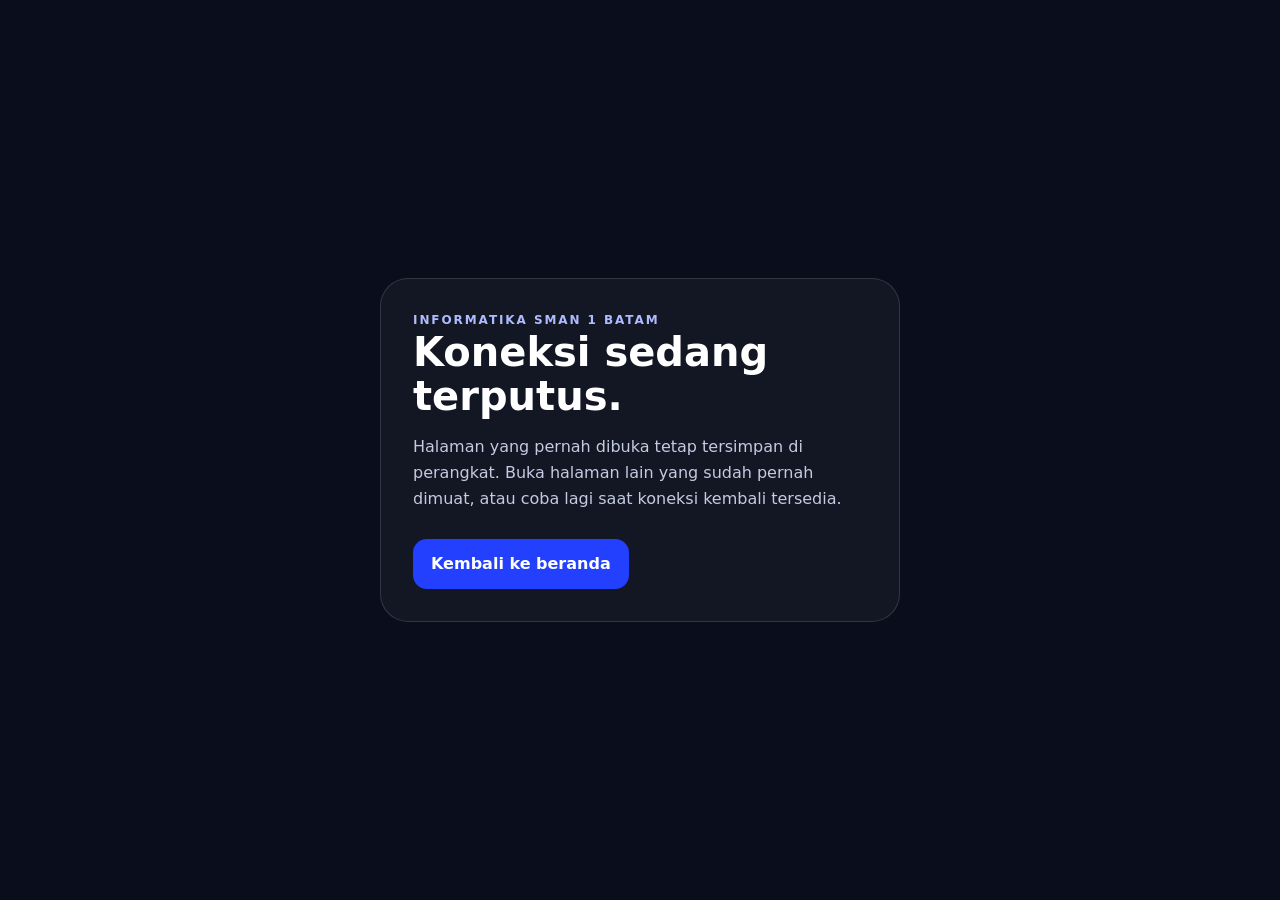
<file: offline.html>
<!DOCTYPE html>
<html lang="id"><head><meta charset="UTF-8"><meta name="viewport" content="width=device-width, initial-scale=1"><meta name="theme-color" content="#0A0E1C"><title>Mode Offline — Informatika</title><style>*{box-sizing:border-box}body{margin:0;min-height:100vh;display:grid;place-items:center;padding:24px;background:#0A0E1C;color:#fff;font:16px/1.6 system-ui,sans-serif}.card{max-width:520px;padding:32px;border:1px solid #ffffff22;border-radius:28px;background:#ffffff0a}h1{margin:0 0 12px;font-size:clamp(26px,6vw,40px);line-height:1.1}p{color:#c4cbe0}.tag{color:#aebcff;font-size:12px;font-weight:800;letter-spacing:.16em}a{display:inline-block;margin-top:12px;padding:12px 18px;border-radius:14px;background:#2340ff;color:white;text-decoration:none;font-weight:800}</style>  <link rel="manifest" href="manifest.webmanifest">
  <meta name="theme-color" content="#0A0E1C">
</head>
<body><main class="card"><div class="tag">INFORMATIKA SMAN 1 BATAM</div><h1>Koneksi sedang terputus.</h1><p>Halaman yang pernah dibuka tetap tersimpan di perangkat. Buka halaman lain yang sudah pernah dimuat, atau coba lagi saat koneksi kembali tersedia.</p><a href="index.html">Kembali ke beranda</a></main></body></html>
</file>
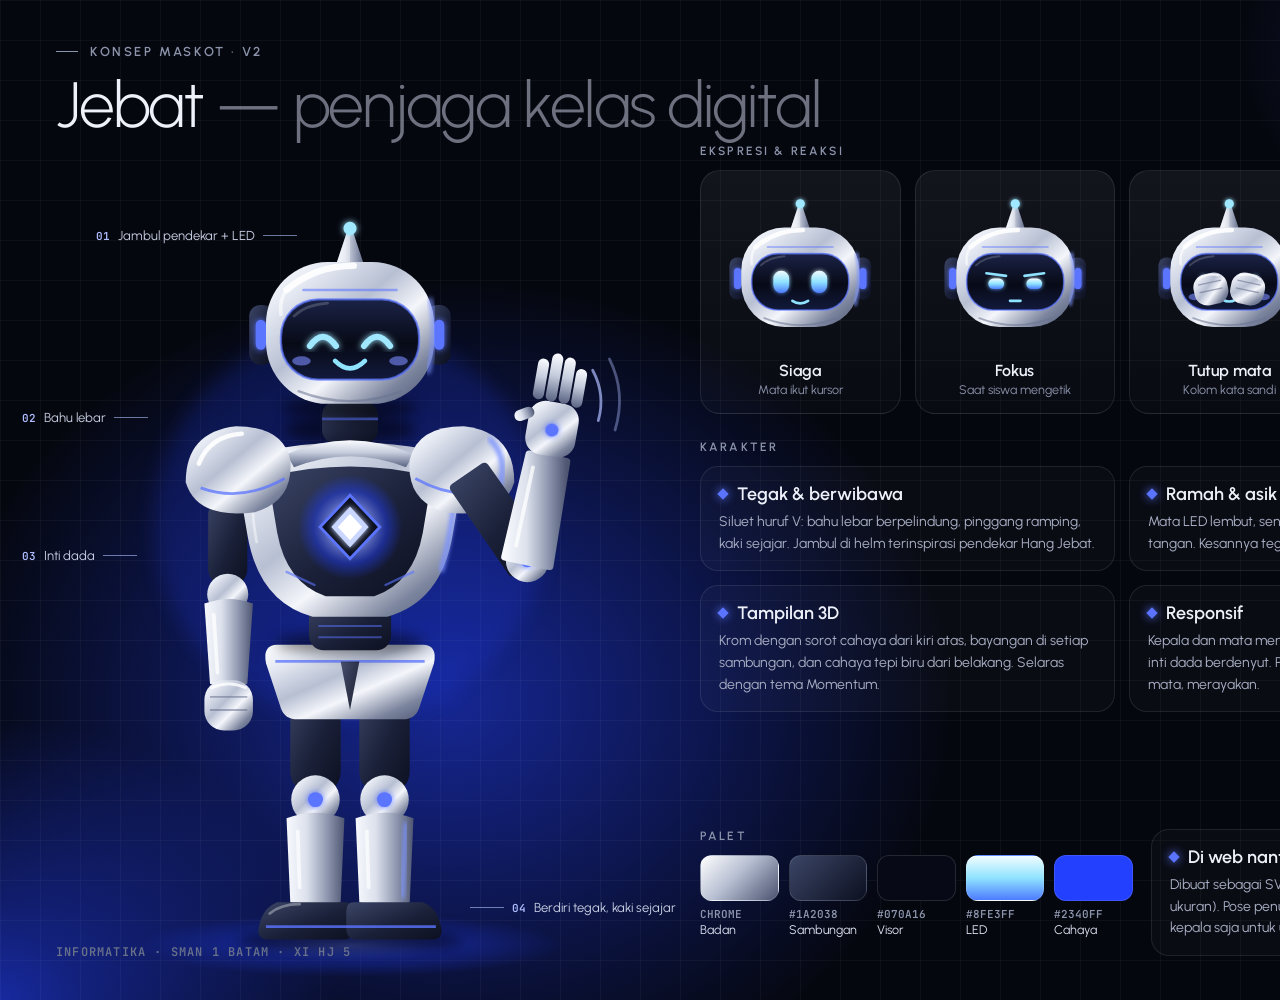
<file: docs/konsep/maskot-jebat-v2.html>
<!DOCTYPE html>
<html lang="id">
<head>
<meta charset="utf-8">
<title>Konsep Maskot Jebat v2</title>
<link href="https://fonts.googleapis.com/css2?family=Urbanist:wght@300;400;500;600;700&family=JetBrains+Mono:wght@400;600&display=swap" rel="stylesheet">
<style>
  * { box-sizing: border-box; margin: 0; padding: 0; }
  body { width: 1600px; height: 1000px; background: #05070F; color: #EEF1FA; font-family: 'Urbanist', sans-serif; overflow: hidden; position: relative; }
  .glow { position: absolute; inset: 0; background:
      radial-gradient(45% 60% at 28% 70%, rgba(35,64,255,.55), transparent 70%),
      radial-gradient(30% 40% at 0% 100%, rgba(35,64,255,.6), transparent 70%),
      radial-gradient(25% 30% at 95% 5%, rgba(91,116,255,.25), transparent 70%); }
  .grid { position: absolute; inset: 0; background-image: linear-gradient(rgba(255,255,255,.035) 1px, transparent 1px), linear-gradient(90deg, rgba(255,255,255,.035) 1px, transparent 1px); background-size: 40px 40px; }
  header { position: absolute; left: 56px; top: 44px; }
  .eyebrow { font-size: 13px; letter-spacing: .2em; text-transform: uppercase; color: #8C94AB; font-weight: 600; display: flex; align-items: center; gap: 12px; }
  .eyebrow::before { content: ''; width: 22px; height: 1px; background: currentColor; }
  h1 { font-weight: 300; font-size: 64px; letter-spacing: -.03em; line-height: 1; margin-top: 14px; }
  h1 span { color: rgba(214,220,240,.5); }
  .hero { position: absolute; left: 40px; top: 150px; width: 620px; height: 840px; }
  .side { position: absolute; left: 700px; top: 60px; right: 56px; bottom: 44px; display: grid; grid-template-rows: auto auto 1fr; gap: 26px; }
  .tiles { display: grid; grid-template-columns: repeat(4, 1fr); gap: 14px; }
  .tile { background: linear-gradient(180deg, rgba(255,255,255,.06), rgba(255,255,255,.02)); border: 1px solid rgba(255,255,255,.09); border-radius: 20px; padding: 14px 14px 16px; text-align: center; }
  .tile svg { width: 100%; height: 170px; display: block; }
  .tile b { display: block; font-size: 16px; font-weight: 600; margin-top: 6px; }
  .tile small { display: block; font-size: 12.5px; color: #8C94AB; margin-top: 2px; }
  .label { font-size: 12px; letter-spacing: .18em; text-transform: uppercase; color: #8C94AB; font-weight: 600; margin-bottom: 12px; }
  .traits { display: grid; grid-template-columns: 1fr 1fr; gap: 14px; }
  .trait { border: 1px solid rgba(255,255,255,.09); border-radius: 18px; padding: 16px 18px; background: rgba(255,255,255,.025); }
  .trait h3 { font-size: 18px; font-weight: 600; display: flex; align-items: center; gap: 10px; }
  .trait h3 i { width: 8px; height: 8px; background: #5B74FF; transform: rotate(45deg); box-shadow: 0 0 10px #5B74FF; }
  .trait p { font-size: 14px; color: #A9B0C5; line-height: 1.55; margin-top: 6px; }
  .bottom { display: grid; grid-template-columns: 1.1fr 1fr; gap: 18px; align-self: end; }
  .palette { display: flex; gap: 10px; }
  .sw { flex: 1; }
  .sw div { height: 46px; border-radius: 12px; border: 1px solid rgba(255,255,255,.12); }
  .sw span { display: block; font: 600 11px 'JetBrains Mono', monospace; color: #8C94AB; margin-top: 6px; }
  .sw em { display: block; font-style: normal; font-size: 12.5px; color: #DDE2F1; margin-top: 1px; }
  .callouts { position: absolute; inset: 0; pointer-events: none; }
  .co { position: absolute; font-size: 13px; color: #C9D0E4; display: flex; align-items: center; gap: 8px; white-space: nowrap; }
  .co::before { content: ''; width: 34px; height: 1px; background: rgba(175,195,255,.6); }
  .co.r::before { order: 2; }
  .co b { font: 600 11px 'JetBrains Mono', monospace; color: #AFBDFF; }
  .name { position: absolute; left: 56px; bottom: 40px; font: 600 12px 'JetBrains Mono', monospace; color: #69718A; letter-spacing: .1em; }
</style>
</head>
<body>
<div class="glow"></div><div class="grid"></div>

<header>
  <div class="eyebrow">Konsep maskot · v2</div>
  <h1>Jebat <span>— penjaga kelas digital</span></h1>
</header>

<!-- ═════════ DEFINISI BERSAMA ═════════ -->
<svg width="0" height="0" style="position:absolute">
  <defs>
    <linearGradient id="chrome" x1="0" y1="0" x2="1" y2="1">
      <stop offset="0" stop-color="#FFFFFF"/><stop offset=".18" stop-color="#E6EAF3"/><stop offset=".42" stop-color="#B7BFD2"/>
      <stop offset=".6" stop-color="#F4F6FB"/><stop offset=".82" stop-color="#7C859E"/><stop offset="1" stop-color="#4A5270"/>
    </linearGradient>
    <linearGradient id="chromeV" x1="0" y1="0" x2="0" y2="1">
      <stop offset="0" stop-color="#FBFCFF"/><stop offset=".45" stop-color="#C6CDDD"/><stop offset=".75" stop-color="#8A93AC"/><stop offset="1" stop-color="#5A6380"/>
    </linearGradient>
    <linearGradient id="chromeH" x1="0" y1="0" x2="1" y2="0">
      <stop offset="0" stop-color="#F7F9FD"/><stop offset=".35" stop-color="#DCE1EC"/><stop offset=".7" stop-color="#8F98B0"/><stop offset="1" stop-color="#4E5672"/>
    </linearGradient>
    <linearGradient id="steel" x1="0" y1="0" x2="1" y2="1">
      <stop offset="0" stop-color="#3B4566"/><stop offset=".55" stop-color="#1A2038"/><stop offset="1" stop-color="#0C1020"/>
    </linearGradient>
    <linearGradient id="visor" x1="0" y1="0" x2="0" y2="1">
      <stop offset="0" stop-color="#1B2347"/><stop offset=".55" stop-color="#070A16"/><stop offset="1" stop-color="#121A3C"/>
    </linearGradient>
    <linearGradient id="led" x1="0" y1="0" x2="0" y2="1">
      <stop offset="0" stop-color="#F2FCFF"/><stop offset=".5" stop-color="#8FE3FF"/><stop offset="1" stop-color="#4D7BFF"/>
    </linearGradient>
    <radialGradient id="core" cx=".5" cy=".5" r=".5">
      <stop offset="0" stop-color="#FFFFFF"/><stop offset=".3" stop-color="#B6C4FF"/><stop offset=".7" stop-color="#2340FF" stop-opacity=".6"/><stop offset="1" stop-color="#2340FF" stop-opacity="0"/>
    </radialGradient>
    <radialGradient id="floor" cx=".5" cy=".5" r=".5">
      <stop offset="0" stop-color="#5B74FF" stop-opacity=".75"/><stop offset=".5" stop-color="#2340FF" stop-opacity=".3"/><stop offset="1" stop-color="#2340FF" stop-opacity="0"/>
    </radialGradient>
    <filter id="glowF" x="-60%" y="-60%" width="220%" height="220%"><feGaussianBlur stdDeviation="3.2" result="b"/><feMerge><feMergeNode in="b"/><feMergeNode in="SourceGraphic"/></feMerge></filter>
    <filter id="bigGlow" x="-100%" y="-100%" width="300%" height="300%"><feGaussianBlur stdDeviation="10"/></filter>
    <filter id="ao" x="-50%" y="-50%" width="200%" height="200%"><feGaussianBlur stdDeviation="7"/></filter>
    <filter id="rim" x="-20%" y="-20%" width="140%" height="140%"><feGaussianBlur stdDeviation="2.5"/></filter>

    <!-- Kepala (tanpa wajah) -->
    <g id="head">
      <!-- jambul pendekar -->
      <path d="M300 78 L318 132 L300 142 L282 132 Z" fill="url(#chromeH)"/>
      <path d="M300 78 L300 142 L282 132 Z" fill="#fff" opacity=".35"/>
      <circle cx="300" cy="84" r="7" fill="#9FE8FF" filter="url(#glowF)"/>
      <!-- modul telinga -->
      <rect x="192" y="166" width="26" height="64" rx="12" fill="url(#steel)"/>
      <rect x="382" y="166" width="26" height="64" rx="12" fill="url(#steel)"/>
      <rect x="199" y="182" width="11" height="32" rx="5.5" fill="#5B74FF" filter="url(#glowF)"/>
      <rect x="390" y="182" width="11" height="32" rx="5.5" fill="#5B74FF" filter="url(#glowF)"/>
      <!-- helm -->
      <rect x="210" y="120" width="180" height="152" rx="66" fill="url(#chrome)"/>
      <path d="M232 150 Q262 124 304 124" stroke="#fff" stroke-width="7" stroke-linecap="round" fill="none" opacity=".9"/>
      <path d="M226 176 Q224 160 232 150" stroke="#fff" stroke-width="4" stroke-linecap="round" fill="none" opacity=".6"/>
      <!-- garis dahi -->
      <path d="M250 150 H350" stroke="#5B74FF" stroke-width="2.5" stroke-linecap="round" opacity=".55"/>
      <!-- visor -->
      <rect x="226" y="160" width="148" height="86" rx="40" fill="url(#visor)" stroke="#5B74FF" stroke-opacity=".7" stroke-width="2.5"/>
      <path d="M240 178 Q252 166 276 164" stroke="#fff" stroke-width="3" stroke-linecap="round" fill="none" opacity=".18"/>
      <!-- rahang -->
      <path d="M244 258 Q300 280 356 258" stroke="#6B7390" stroke-width="2.5" fill="none" opacity=".55"/>
      <!-- cahaya tepi biru (kanan) -->
      <path d="M386 160 Q394 196 384 238" stroke="#7C93FF" stroke-width="4" fill="none" stroke-linecap="round" filter="url(#rim)" opacity=".9"/>
    </g>

    <!-- Ekspresi -->
    <g id="eyes-idle">
      <rect x="259" y="186" width="24" height="34" rx="12" fill="url(#led)" filter="url(#glowF)"/>
      <rect x="317" y="186" width="24" height="34" rx="12" fill="url(#led)" filter="url(#glowF)"/>
      <path d="M288 232 Q300 240 312 232" stroke="#8FE3FF" stroke-width="4" fill="none" stroke-linecap="round"/>
    </g>
    <g id="eyes-happy">
      <path d="M257 210 Q271 190 285 210" stroke="#9FE8FF" stroke-width="6.5" fill="none" stroke-linecap="round" filter="url(#glowF)"/>
      <path d="M315 210 Q329 190 343 210" stroke="#9FE8FF" stroke-width="6.5" fill="none" stroke-linecap="round" filter="url(#glowF)"/>
      <path d="M284 226 Q300 242 316 226" stroke="#8FE3FF" stroke-width="5" fill="none" stroke-linecap="round"/>
      <ellipse cx="248" cy="226" rx="10" ry="5" fill="#7C8CFF" opacity=".6"/><ellipse cx="352" cy="226" rx="10" ry="5" fill="#7C8CFF" opacity=".6"/>
    </g>
    <g id="eyes-focus">
      <rect x="259" y="198" width="24" height="16" rx="8" fill="url(#led)" filter="url(#glowF)"/>
      <rect x="317" y="198" width="24" height="16" rx="8" fill="url(#led)" filter="url(#glowF)"/>
      <path d="M256 190 L286 194" stroke="#8FE3FF" stroke-width="4" stroke-linecap="round"/><path d="M344 190 L314 194" stroke="#8FE3FF" stroke-width="4" stroke-linecap="round"/>
      <rect x="290" y="230" width="20" height="4" rx="2" fill="#8FE3FF"/>
    </g>
    <g id="eyes-shy">
      <path d="M260 196 L280 206 L260 216" stroke="#9FE8FF" stroke-width="6" fill="none" stroke-linecap="round" stroke-linejoin="round" filter="url(#glowF)"/>
      <path d="M340 196 L320 206 L340 216" stroke="#9FE8FF" stroke-width="6" fill="none" stroke-linecap="round" stroke-linejoin="round" filter="url(#glowF)"/>
      <path d="M290 230 Q300 236 310 230" stroke="#8FE3FF" stroke-width="4" fill="none" stroke-linecap="round"/>
      <ellipse cx="248" cy="226" rx="10" ry="5" fill="#7C8CFF" opacity=".6"/><ellipse cx="352" cy="226" rx="10" ry="5" fill="#7C8CFF" opacity=".6"/>
    </g>
    <g id="eyes-wow">
      <circle cx="271" cy="203" r="14" fill="none" stroke="#9FE8FF" stroke-width="6" filter="url(#glowF)"/>
      <circle cx="329" cy="203" r="14" fill="none" stroke="#9FE8FF" stroke-width="6" filter="url(#glowF)"/>
      <ellipse cx="300" cy="234" rx="6" ry="7" fill="#8FE3FF"/>
    </g>

    <!-- Kepalan tangan (untuk pose tutup mata) -->
    <g id="fist">
      <rect x="-26" y="-24" width="52" height="48" rx="20" fill="url(#chrome)"/>
      <path d="M-18 -10 H18 M-18 2 H18" stroke="#6B7390" stroke-width="2" opacity=".6"/>
      <path d="M-16 -18 Q0 -26 16 -18" stroke="#fff" stroke-width="3" fill="none" opacity=".8" stroke-linecap="round"/>
    </g>
  </defs>
</svg>

<!-- ═════════ POSE UTAMA ═════════ -->
<svg class="hero" viewBox="0 0 600 900" aria-label="Robot Jebat berdiri tegak sambil melambai">
  <!-- lantai & pantulan -->
  <ellipse cx="300" cy="852" rx="230" ry="34" fill="url(#floor)"/>
  <ellipse cx="300" cy="848" rx="120" ry="12" fill="#000" opacity=".55" filter="url(#ao)"/>
  <!-- halo belakang -->
  <circle cx="300" cy="400" r="210" fill="#2340FF" opacity=".18" filter="url(#bigGlow)"/>

  <!-- KAKI -->
  <g id="legs">
    <!-- paha -->
    <rect x="236" y="570" width="54" height="120" rx="24" fill="url(#steel)"/>
    <rect x="310" y="570" width="54" height="120" rx="24" fill="url(#steel)"/>
    <!-- lutut -->
    <circle cx="263" cy="696" r="26" fill="url(#chrome)"/><circle cx="337" cy="696" r="26" fill="url(#chrome)"/>
    <circle cx="263" cy="696" r="8" fill="#5B74FF" filter="url(#glowF)"/><circle cx="337" cy="696" r="8" fill="#5B74FF" filter="url(#glowF)"/>
    <!-- tulang kering -->
    <path d="M232 716 Q262 704 294 716 L290 806 Q262 814 236 806 Z" fill="url(#chromeH)"/>
    <path d="M306 716 Q338 704 368 716 L364 806 Q338 814 310 806 Z" fill="url(#chromeH)"/>
    <path d="M244 730 L246 790" stroke="#fff" stroke-width="4" stroke-linecap="round" opacity=".7"/>
    <path d="M318 730 L320 790" stroke="#fff" stroke-width="4" stroke-linecap="round" opacity=".7"/>
    <path d="M360 722 L356 800" stroke="#7C93FF" stroke-width="4" stroke-linecap="round" filter="url(#rim)"/>
    <!-- sepatu -->
    <path d="M222 806 H296 Q304 806 304 816 V834 Q304 846 292 846 H214 Q200 846 202 834 Q206 812 222 806 Z" fill="url(#steel)"/>
    <path d="M304 806 H378 Q394 812 398 834 Q400 846 386 846 H308 Q296 846 296 834 V816 Q296 806 304 806 Z" fill="url(#steel)"/>
    <path d="M210 832 H300 M300 832 H392" stroke="#5B74FF" stroke-width="3" opacity=".8"/>
    <path d="M214 818 Q226 808 246 808" stroke="#fff" stroke-width="3" fill="none" opacity=".35" stroke-linecap="round"/>
  </g>

  <!-- PINGGUL -->
  <path d="M222 530 H378 Q394 530 390 550 L374 598 Q370 610 356 610 H244 Q230 610 226 598 L210 550 Q206 530 222 530 Z" fill="url(#chrome)"/>
  <path d="M220 548 H380" stroke="#5B74FF" stroke-width="3" opacity=".75"/>
  <path d="M290 548 L300 600 L310 548" fill="url(#steel)" opacity=".9"/>
  <ellipse cx="300" cy="528" rx="80" ry="12" fill="#000" opacity=".45" filter="url(#ao)"/>

  <!-- PINGGANG -->
  <rect x="256" y="486" width="88" height="50" rx="16" fill="url(#steel)"/>
  <path d="M266 498 H334 M266 510 H334 M266 522 H334" stroke="#5B74FF" stroke-width="2" opacity=".5"/>

  <!-- LENGAN KIRI (sisi penonton) — tegak di samping badan -->
  <g>
    <rect x="148" y="372" width="42" height="96" rx="19" fill="url(#steel)"/>
    <circle cx="169" cy="476" r="22" fill="url(#chrome)"/>
    <path d="M144 486 Q170 476 196 486 L190 572 Q170 580 150 572 Z" fill="url(#chromeH)"/>
    <path d="M154 498 L158 560" stroke="#fff" stroke-width="4" stroke-linecap="round" opacity=".75"/>
    <rect x="144" y="568" width="52" height="54" rx="21" fill="url(#chrome)"/>
    <path d="M150 586 H190 M150 600 H190" stroke="#6B7390" stroke-width="2" opacity=".55"/>
    <path d="M152 576 Q170 568 188 576" stroke="#fff" stroke-width="3" fill="none" opacity=".8" stroke-linecap="round"/>
  </g>

  <!-- BADAN (bentuk V: bahu lebar, pinggang ramping) -->
  <path d="M176 330 Q300 296 424 330 L410 412 Q398 484 340 500 H260 Q202 484 190 412 Z" fill="url(#chrome)"/>
  <path d="M212 350 Q300 328 388 350 L378 410 Q368 464 326 478 H274 Q232 464 222 410 Z" fill="url(#steel)"/>
  <!-- inti dada belah ketupat -->
  <circle cx="300" cy="404" r="56" fill="url(#core)" opacity=".75"/>
  <path d="M300 370 L332 404 L300 438 L268 404 Z" fill="#0A0E1C" stroke="#5B74FF" stroke-width="3"/>
  <path d="M300 382 L320 404 L300 426 L280 404 Z" fill="#C9D6FF" filter="url(#glowF)"/>
  <path d="M300 390 L313 404 L300 418 L287 404 Z" fill="#fff"/>
  <!-- garis panel -->
  <path d="M232 452 L262 466 M368 452 L338 466" stroke="#5B74FF" stroke-width="2.5" stroke-linecap="round" opacity=".6"/>
  <path d="M188 344 Q240 322 300 318" stroke="#fff" stroke-width="5" stroke-linecap="round" fill="none" opacity=".85"/>
  <path d="M196 360 Q194 390 200 420" stroke="#fff" stroke-width="3" stroke-linecap="round" fill="none" opacity=".45"/>
  <path d="M414 344 Q412 400 398 450" stroke="#7C93FF" stroke-width="5" stroke-linecap="round" fill="none" filter="url(#rim)"/>

  <!-- KERAH & LEHER -->
  <ellipse cx="300" cy="300" rx="70" ry="16" fill="#000" opacity=".5" filter="url(#ao)"/>
  <rect x="270" y="270" width="60" height="44" rx="14" fill="url(#steel)"/>
  <path d="M270 288 H330" stroke="#5B74FF" stroke-width="3" opacity=".7"/>
  <path d="M232 326 Q300 296 368 326 L360 340 Q300 316 240 340 Z" fill="url(#chromeV)"/>

  <!-- PELINDUNG BAHU -->
  <path d="M124 356 Q124 302 178 296 Q228 296 236 332 Q240 376 198 388 Q136 396 124 356 Z" fill="url(#chrome)"/>
  <path d="M138 336 Q150 306 184 304" stroke="#fff" stroke-width="5" stroke-linecap="round" fill="none" opacity=".9"/>
  <path d="M140 362 Q184 378 230 352" stroke="#5B74FF" stroke-width="3" fill="none" opacity=".75"/>
  <path d="M476 356 Q476 302 422 296 Q372 296 364 332 Q360 376 402 388 Q464 396 476 356 Z" fill="url(#chrome)"/>
  <path d="M460 360 Q470 330 450 310" stroke="#7C93FF" stroke-width="5" stroke-linecap="round" fill="none" filter="url(#rim)"/>
  <path d="M460 362 Q416 378 370 352" stroke="#5B74FF" stroke-width="3" fill="none" opacity=".75"/>

  <!-- LENGAN KANAN (sisi penonton) — melambai -->
  <g>
    <path d="M412 362 L444 340 L506 428 L474 452 Z" fill="url(#steel)" stroke="url(#steel)" stroke-width="10" stroke-linejoin="round"/>
    <circle cx="490" cy="440" r="23" fill="url(#chrome)"/>
    <circle cx="490" cy="440" r="7" fill="#5B74FF" filter="url(#glowF)"/>
    <path d="M466 436 L514 446 L532 334 L492 326 Z" fill="url(#chromeH)" stroke="url(#chromeH)" stroke-width="8" stroke-linejoin="round"/>
    <path d="M478 424 L496 340" stroke="#fff" stroke-width="4" stroke-linecap="round" opacity=".75"/>
    <!-- telapak terbuka -->
    <g transform="rotate(10 516 296)">
      <rect x="490" y="270" width="54" height="58" rx="18" fill="url(#chrome)"/>
      <rect x="490" y="226" width="12" height="44" rx="6" fill="url(#chromeV)"/>
      <rect x="504" y="218" width="12" height="52" rx="6" fill="url(#chromeV)"/>
      <rect x="518" y="220" width="12" height="50" rx="6" fill="url(#chromeV)"/>
      <rect x="532" y="230" width="12" height="42" rx="6" fill="url(#chromeV)"/>
      <rect x="474" y="282" width="22" height="12" rx="6" fill="url(#chromeH)" transform="rotate(-30 485 288)"/>
      <circle cx="517" cy="300" r="7" fill="#5B74FF" filter="url(#glowF)"/>
    </g>
    <!-- garis gerak lambaian -->
    <path d="M560 236 Q574 262 566 290" stroke="#AFBDFF" stroke-width="3" fill="none" stroke-linecap="round" opacity=".7"/>
    <path d="M578 224 Q596 260 584 300" stroke="#AFBDFF" stroke-width="3" fill="none" stroke-linecap="round" opacity=".4"/>
  </g>

  <!-- KEPALA -->
  <ellipse cx="300" cy="276" rx="72" ry="12" fill="#000" opacity=".5" filter="url(#ao)"/>
  <g transform="translate(0 0)"><use href="#head"/><use href="#eyes-happy"/></g>
</svg>

<!-- Keterangan pada pose utama -->
<div class="callouts">
  <div class="co r" style="left:96px; top:228px"><b>01</b> Jambul pendekar + LED</div>
  <div class="co r" style="left:22px; top:410px"><b>02</b> Bahu lebar</div>
  <div class="co r" style="left:22px; top:548px"><b>03</b> Inti dada</div>
  <div class="co" style="left:470px; top:900px"><b>04</b> Berdiri tegak, kaki sejajar</div>
</div>

<!-- ═════════ PANEL KANAN ═════════ -->
<div class="side">
  <div style="margin-top:84px">
    <div class="label">Ekspresi & reaksi</div>
    <div class="tiles">
      <div class="tile"><svg viewBox="170 70 260 230"><use href="#head"/><use href="#eyes-idle"/></svg><b>Siaga</b><small>Mata ikut kursor</small></div>
      <div class="tile"><svg viewBox="170 70 260 230"><use href="#head"/><use href="#eyes-focus"/></svg><b>Fokus</b><small>Saat siswa mengetik</small></div>
      <div class="tile"><svg viewBox="170 70 260 230"><use href="#head"/><use href="#eyes-shy"/><use href="#fist" transform="translate(272 214) rotate(-12)"/><use href="#fist" transform="translate(328 214) rotate(12)"/></svg><b>Tutup mata</b><small>Kolom kata sandi</small></div>
      <div class="tile"><svg viewBox="170 70 260 230"><use href="#head"/><use href="#eyes-wow"/></svg><b>Kagum</b><small>Naik level / lencana</small></div>
    </div>
  </div>

  <div>
    <div class="label">Karakter</div>
    <div class="traits">
      <div class="trait"><h3><i></i>Tegak & berwibawa</h3><p>Siluet huruf V: bahu lebar berpelindung, pinggang ramping, kaki sejajar. Jambul di helm terinspirasi pendekar Hang Jebat.</p></div>
      <div class="trait"><h3><i></i>Ramah & asik</h3><p>Mata LED lembut, senyum, pipi berpendar, dan lambaian tangan. Kesannya tegas, bukan galak.</p></div>
      <div class="trait"><h3><i></i>Tampilan 3D</h3><p>Krom dengan sorot cahaya dari kiri atas, bayangan di setiap sambungan, dan cahaya tepi biru dari belakang. Selaras dengan tema Momentum.</p></div>
      <div class="trait"><h3><i></i>Responsif</h3><p>Kepala dan mata mengikuti kursor, badan sedikit condong, inti dada berdenyut. Pose berganti: siaga, melambai, tutup mata, merayakan.</p></div>
    </div>
  </div>

  <div class="bottom">
    <div>
      <div class="label">Palet</div>
      <div class="palette">
        <div class="sw"><div style="background:linear-gradient(135deg,#fff,#B7BFD2 45%,#4A5270)"></div><span>CHROME</span><em>Badan</em></div>
        <div class="sw"><div style="background:linear-gradient(135deg,#3B4566,#0C1020)"></div><span>#1A2038</span><em>Sambungan</em></div>
        <div class="sw"><div style="background:#070A16"></div><span>#070A16</span><em>Visor</em></div>
        <div class="sw"><div style="background:linear-gradient(180deg,#F2FCFF,#8FE3FF,#4D7BFF)"></div><span>#8FE3FF</span><em>LED</em></div>
        <div class="sw"><div style="background:#2340FF"></div><span>#2340FF</span><em>Cahaya</em></div>
      </div>
    </div>
    <div class="trait" style="align-self:end"><h3><i></i>Di web nanti</h3><p>Dibuat sebagai SVG berlapis (ringan, tajam di semua ukuran). Pose penuh tampil di halaman Masuk/Daftar, kepala saja untuk ukuran kecil.</p></div>
  </div>
</div>

<div class="name">INFORMATIKA · SMAN 1 BATAM · XI HJ 5</div>
</body>
</html>
</file>
